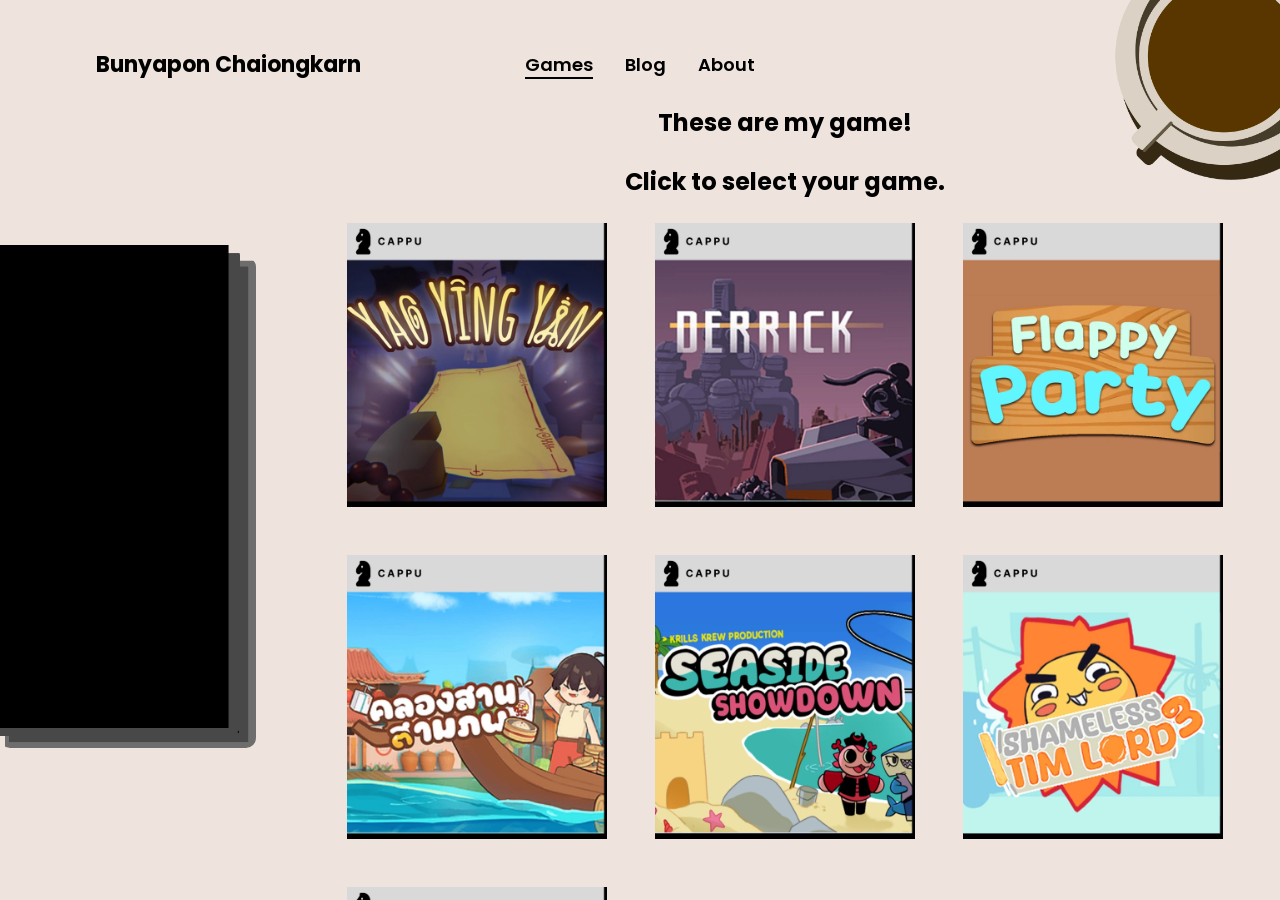
<file: index.html>
<!DOCTYPE html>
<html lang="en">
<head>
  <meta charset="UTF-8">
  <meta name="viewport" content="width=device-width, initial-scale=1.0">
  <title>Games List – Bunyapon Chaiongkarn</title>
  <link rel="preconnect" href="https://fonts.googleapis.com">
  <link rel="preconnect" href="https://fonts.gstatic.com" crossorigin>
  <link href="https://fonts.googleapis.com/css2?family=Poppins:wght@400;500;600;700&display=swap" rel="stylesheet">
  <link rel="stylesheet" href="style.css">
</head>
<body>

  <div class="page">

    <img class="coffee-decor" src="Assets/Coffee.webp" alt="" aria-hidden="true">

    <header class="topbar">
      <p class="brand" href="index.html">Bunyapon Chaiongkarn</p>
      <nav class="nav">
        <a href="index.html" id="navGames" aria-current="page">Games</a>
        <a href="blog.html">Blog</a>
        <a href="about.html">About</a>
      </nav>
    </header>

    <main class="games-layout page-content">

      <!-- The ps-cd `src` here is only the fallback shown before any card is
           clicked; script.js swaps in the clicked game's own disc art. The
           three case images are decorative (aria-hidden), but #navBack is a
           real control, so it isn't — it just sits inside .case-stack for
           positioning. -->
      <div class="case-stack" id="caseStack">
        <img class="ps-bottom" src="Assets/PS_Bottom.webp" alt="" aria-hidden="true">
        <img class="ps-cd" src="Assets/PS_CD.webp" alt="" aria-hidden="true">
        <img class="ps-top" src="Assets/PS_Top.webp" alt="" aria-hidden="true">
        <a class="case-back-link" id="navBack" href="index.html">
          <svg class="case-back-icon" viewBox="0 0 24 24" aria-hidden="true" focusable="false">
            <path d="M15 4l-8 8 8 8" fill="none" stroke="currentColor" stroke-width="2.5" stroke-linecap="round" stroke-linejoin="round"/>
          </svg>
          Back to select page
        </a>
      </div>

      <!-- Only one of .games-grid-wrap / .game-detail is in the layout at a
           time (the other carries `hidden`); script.js does the swap. Each
           card's data-game key is what looks its details up in GAMES at the
           top of script.js. -->
      <div class="games-stage" id="gamesStage">

        <div class="games-grid-wrap" id="gridView">
          <p class="games-prompt">These are my game!</p>
          <p class="games-prompt">Click to select your game.</p>
          <div class="games-grid">
            <a class="game-card" data-game="yao-ying-yan" href="#">
              <img src="Assets/CD_Case/CDCase_YaoYingYan.webp" alt="Yao Ying Yan">
            </a>
            <a class="game-card" data-game="derrick" href="#">
              <img src="Assets/CD_Case/CDCase_Derrick.webp" alt="Derrick">
            </a>
            <a class="game-card" data-game="flappy" href="#">
              <img src="Assets/CD_Case/CDCase_Flappy.webp" alt="Flappy">
            </a>
            <a class="game-card" data-game="khlong-san" href="#">
              <img src="Assets/CD_Case/CDCase_KhlongSan.webp" alt="Khlong San">
            </a>
            <a class="game-card" data-game="seaside" href="#">
              <img src="Assets/CD_Case/CDCase_Seaside.webp" alt="Seaside">
            </a>
            <a class="game-card" data-game="sil-3" href="#">
              <img src="Assets/CD_Case/CDCase_SIL3.webp" alt="SIL 3">
            </a>
            <a class="game-card" data-game="summer-break" href="#">
              <img src="Assets/CD_Case/CDCase_SummerBreak.webp" alt="Summer Break">
            </a>
          </div>
        </div>

        <div class="game-detail" id="detailView" hidden inert>
          <div class="detail-info">
            <h2 class="detail-title">Yao Ying Yan</h2>
            <p class="detail-date">October 2025</p>
            <p class="detail-desc">An arcade shooter game that player draw symbols on a Post-it and use it as a talisman to fight ghosts.</p>

            <dl class="detail-meta">
              <div class="meta-row"><dt>Main Role :</dt><dd data-field="mainRole">Programmer</dd></div>
              <div class="meta-row"><dt>Team Size :</dt><dd data-field="teamSize">15 People</dd></div>
              <div class="meta-row"><dt>Time Period :</dt><dd data-field="timePeriod">1 Week (Game Jam)</dd></div>
              <div class="meta-row"><dt>Tools :</dt><dd data-field="tools">Unity Engine</dd></div>
            </dl>

            <div class="detail-actions">
              <a class="icon-link" href="#" aria-label="itch.io" target="_blank" rel="noopener noreferrer">
                <img src="Assets/Icon/itch-io_iconl.svg" alt="">
              </a>
              <a class="icon-link" href="#" aria-label="YouTube" target="_blank" rel="noopener noreferrer">
                <img src="Assets/Icon/youtube_icon.svg" alt="">
              </a>
              <a class="btn-learn-more" href="#">Learn More</a>
            </div>
          </div>

          <div class="detail-screens">
            <img src="Assets/Screens/YYY_Image1.webp" alt="Yao Ying Yan gameplay screenshot 1">
            <img src="Assets/Screens/YYY_Image2.webp" alt="Yao Ying Yan gameplay screenshot 2">
            <img src="Assets/Screens/YYY_Image3.webp" alt="Yao Ying Yan gameplay screenshot 3">
          </div>
        </div>

      </div>

    </main>

  </div>

  <script src="pagefade.js" defer></script>
  <script src="script.js" defer></script>
</body>
</html>
</file>
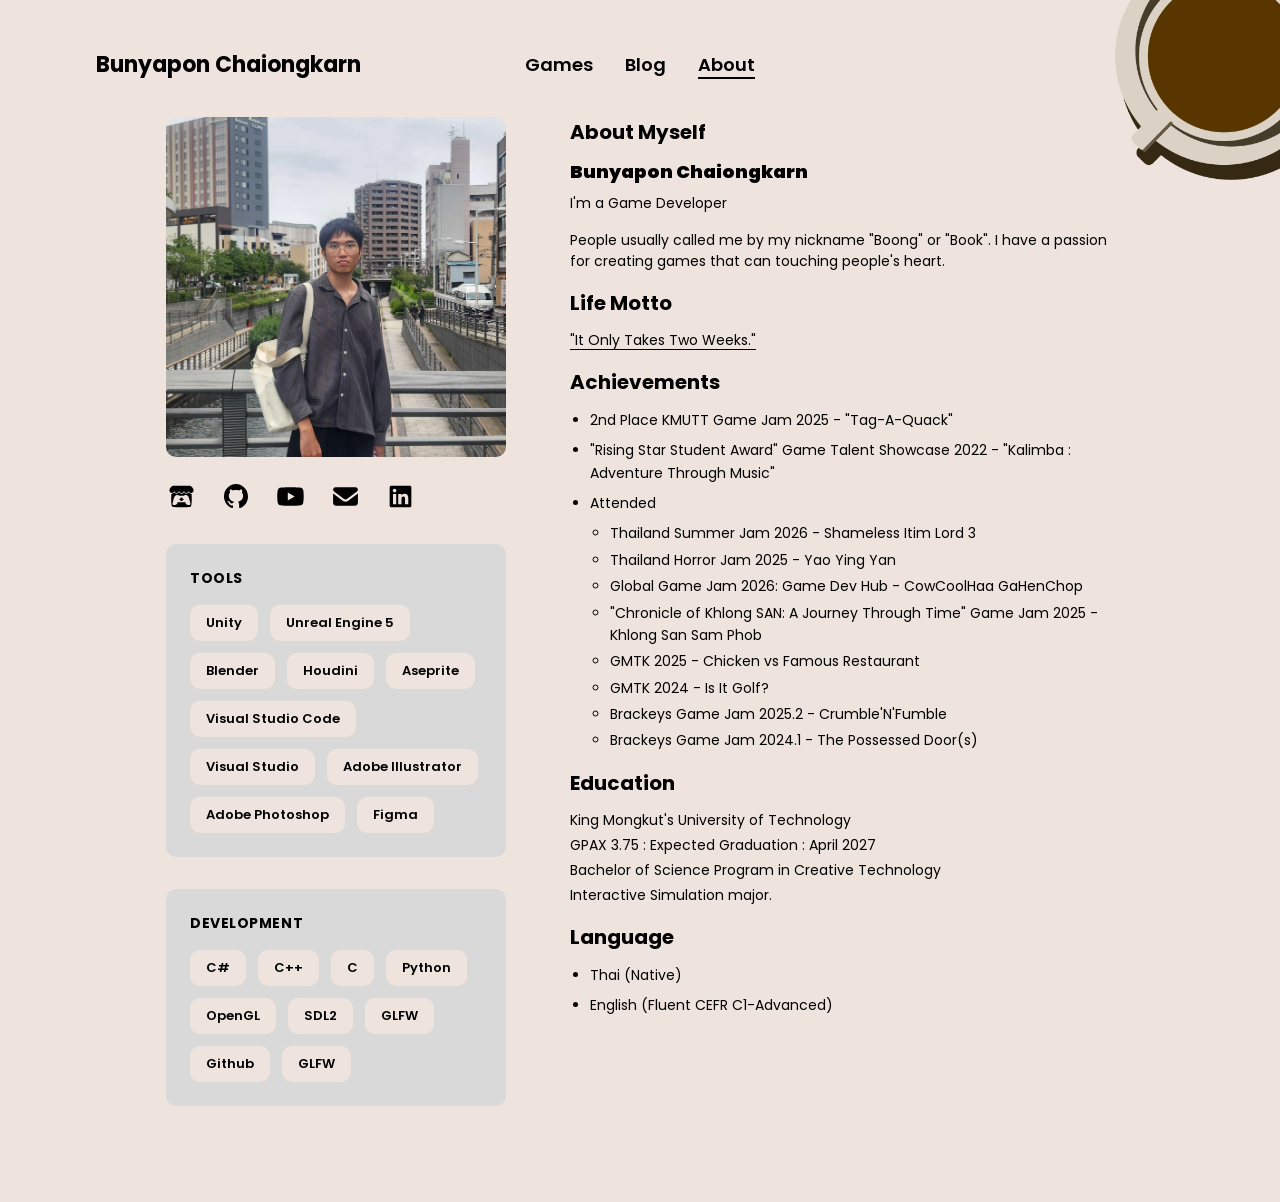
<file: about.html>
<!DOCTYPE html>
<html lang="en">
<head>
  <meta charset="UTF-8">
  <meta name="viewport" content="width=device-width, initial-scale=1.0">
  <title>About – Bunyapon Chaiongkarn</title>
  <link rel="preconnect" href="https://fonts.googleapis.com">
  <link rel="preconnect" href="https://fonts.gstatic.com" crossorigin>
  <link href="https://fonts.googleapis.com/css2?family=Poppins:wght@400;500;600;700&display=swap" rel="stylesheet">
  <link rel="stylesheet" href="style.css">
</head>
<body>

  <!-- page-scroll turns off the Games page's height cap (see style.css) so
       this page scrolls normally however long it gets. -->
  <div class="page page-scroll">

    <img class="coffee-decor" src="Assets/Coffee.webp" alt="" aria-hidden="true">

    <header class="topbar">
      <p class="brand" href="index.html">Bunyapon Chaiongkarn</p>
      <nav class="nav">
        <a href="index.html">Games</a>
        <a href="blog.html">Blog</a>
        <a href="about.html" aria-current="page">About</a>
      </nav>
    </header>

    <main class="about-layout page-content">

      <!-- Left column: photo, social row, then the two skill boxes. The
           social icons reuse .icon-link from the game-detail view so they
           match its size and hover behaviour. -->
      <div class="about-side">
        <img class="about-photo" src="Assets/Profile_Picture.webp" alt="Bunyapon Chaiongkarn">

        <div class="about-social">
          <a class="icon-link" href="https://elcappu.itch.io/" aria-label="itch.io" target="_blank" rel="noopener noreferrer">
            <img src="Assets/Icon/itch-io_iconl.svg" alt="">
          </a>
          <a class="icon-link" href="https://github.com/ElCappucino/" aria-label="GitHub" target="_blank" rel="noopener noreferrer">
            <img src="Assets/Icon/github_icon.svg" alt="">
          </a>
          <a class="icon-link" href="https://www.youtube.com/@bunyaponchaiongkarn8258" aria-label="YouTube" target="_blank" rel="noopener noreferrer">
            <img src="Assets/Icon/youtube_icon.svg" alt="">
          </a>
          <a class="icon-link" href="mailto:bunyapon.chai@gmail.com" aria-label="Email">
            <img src="Assets/Icon/mail_icon.svg" alt="">
          </a>
          <a class="icon-link" href="https://www.linkedin.com/in/bunyapon-chaiongkarn-63207a315/" aria-label="LinkedIn" target="_blank" rel="noopener noreferrer">
            <img src="Assets/Icon/linkedin_icon.svg" alt="">
          </a>
        </div>

        <div class="about-box">
          <h2 class="about-box-title">TOOLS</h2>
          <ul class="tag-list">
            <li>Unity</li>
            <li>Unreal Engine 5</li>
            <li>Blender</li>
            <li>Houdini</li>
            <li>Aseprite</li>
            <li>Visual Studio Code</li>
            <li>Visual Studio</li>
            <li>Adobe Illustrator</li>
            <li>Adobe Photoshop</li>
            <li>Figma</li>
          </ul>
        </div>

        <div class="about-box">
          <h2 class="about-box-title">DEVELOPMENT</h2>
          <ul class="tag-list">
            <li>C#</li>
            <li>C++</li>
            <li>C</li>
            <li>Python</li>
            <li>OpenGL</li>
            <li>SDL2</li>
            <li>GLFW</li>
            <li>Github</li>
            <li>GLFW</li>
          </ul>
        </div>
      </div>

      <!-- Right column: the five stacked bio sections. -->
      <div class="about-bio">

        <section class="about-section">
          <h2 class="about-section-title">About Myself</h2>
          <p class="about-name">Bunyapon Chaiongkarn</p>
          <p class="about-role">I'm a Game Developer</p>
          <p class="about-bio-text">People usually called me by my nickname "Boong" or "Book". I have a passion for creating games that can touching people's heart.</p>
        </section>

        <section class="about-section">
          <h2 class="about-section-title">Life Motto</h2>
          <p class="about-motto">
            <a href="https://youtu.be/sZ60bY2pJfo?si=ZJMq-HFos80vLDfQ" target="_blank" rel="noopener noreferrer">"It Only Takes Two Weeks."</a>
          </p>
        </section>

        <section class="about-section">
          <h2 class="about-section-title">Achievements</h2>
          <ul class="about-list">
            <li>2nd Place KMUTT Game Jam 2025 - "Tag-A-Quack"</li>
            <li>"Rising Star Student Award" Game Talent Showcase 2022 - "Kalimba : Adventure Through Music"</li>
            <li>
              Attended
              <ul class="about-sublist">
                <li>Thailand Summer Jam 2026 - Shameless Itim Lord 3</li>
                <li>Thailand Horror Jam 2025 - Yao Ying Yan</li>
                <li>Global Game Jam 2026: Game Dev Hub - CowCoolHaa GaHenChop</li>
                <li>"Chronicle of Khlong SAN: A Journey Through Time" Game Jam 2025 - Khlong San Sam Phob</li>
                <li>GMTK 2025 - Chicken vs Famous Restaurant</li>
                <li>GMTK 2024 - Is It Golf?</li>
                <li>Brackeys Game Jam 2025.2 - Crumble'N'Fumble</li>
                <li>Brackeys Game Jam 2024.1 - The Possessed Door(s)</li>
              </ul>
            </li>
          </ul>
        </section>

        <section class="about-section">
          <h2 class="about-section-title">Education</h2>
          <p class="about-text">King Mongkut's University of Technology</p>
          <p class="about-text">GPAX 3.75 : Expected Graduation : April 2027</p>
          <p class="about-text">Bachelor of Science Program in Creative Technology</p>
          <p class="about-text">Interactive Simulation major.</p>
        </section>

        <section class="about-section">
          <h2 class="about-section-title">Language</h2>
          <ul class="about-list">
            <li>Thai (Native)</li>
            <li>English (Fluent CEFR C1-Advanced)</li>
          </ul>
        </section>

      </div>

    </main>

  </div>

  <script src="pagefade.js" defer></script>
</body>
</html>
</file>
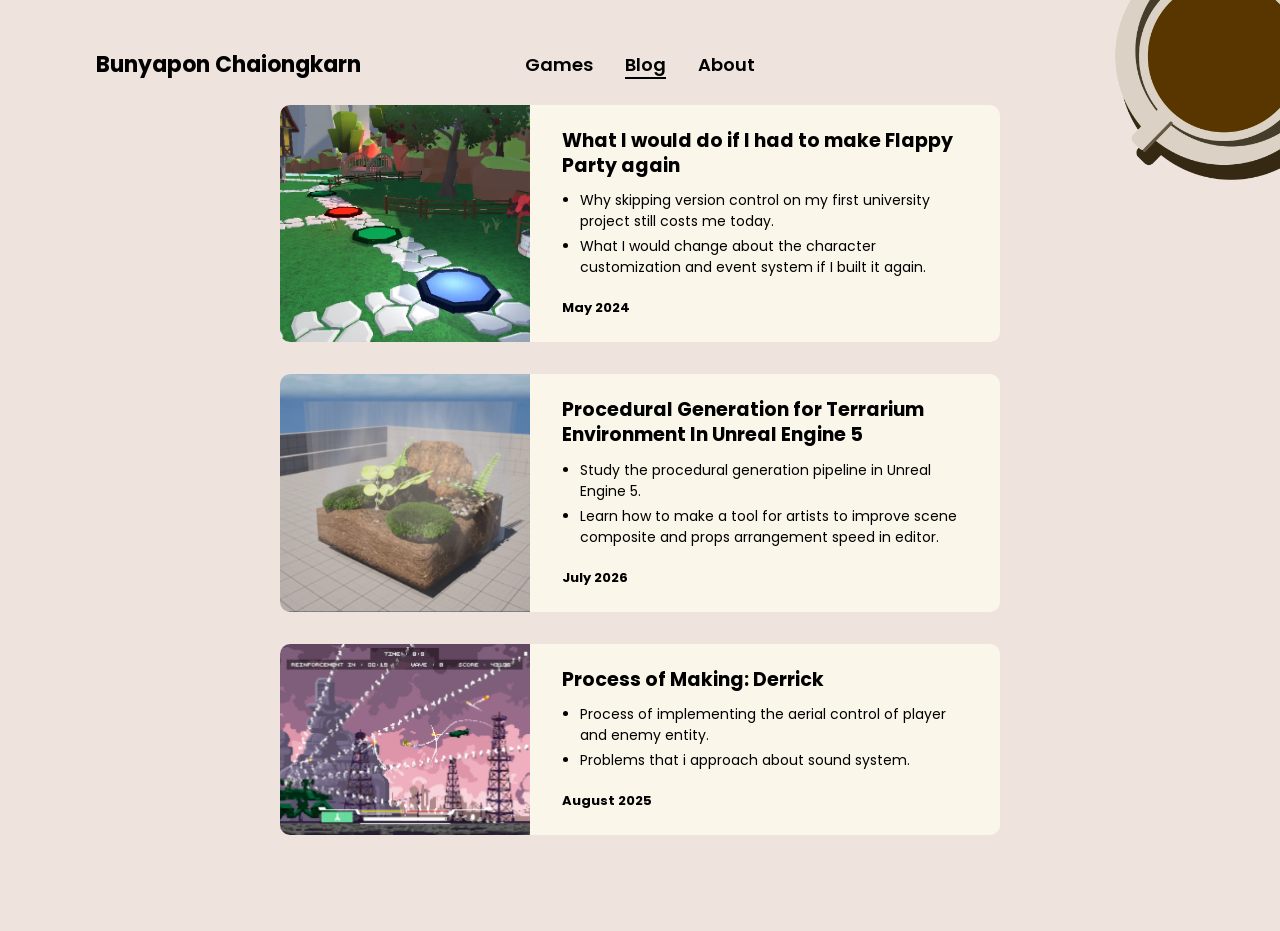
<file: blog.html>
<!DOCTYPE html>
<html lang="en">
<head>
  <meta charset="UTF-8">
  <meta name="viewport" content="width=device-width, initial-scale=1.0">
  <title>Blog – Bunyapon Chaiongkarn</title>
  <link rel="preconnect" href="https://fonts.googleapis.com">
  <link rel="preconnect" href="https://fonts.gstatic.com" crossorigin>
  <link href="https://fonts.googleapis.com/css2?family=Poppins:wght@400;500;600;700&display=swap" rel="stylesheet">
  <link rel="stylesheet" href="style.css">
</head>
<body>

  <!-- page-scroll turns off the Games page's height cap (see style.css) so
       the list can grow past one screen. -->
  <div class="page page-scroll">

    <img class="coffee-decor" src="Assets/Coffee.webp" alt="" aria-hidden="true">

    <header class="topbar">
      <p class="brand" href="index.html">Bunyapon Chaiongkarn</p>
      <nav class="nav">
        <a href="index.html">Games</a>
        <a href="blog.html" aria-current="page">Blog</a>
        <a href="about.html">About</a>
      </nav>
    </header>

    <main class="blog-layout page-content">
      <!-- Filled in by blog.js from POSTS in posts.js — add a post there and
           its card appears here on its own. -->
      <div class="blog-list" id="blogList"></div>
    </main>

  </div>

  <script src="pagefade.js" defer></script>
  <script src="posts.js" defer></script>
  <script src="blog.js" defer></script>
</body>
</html>
</file>
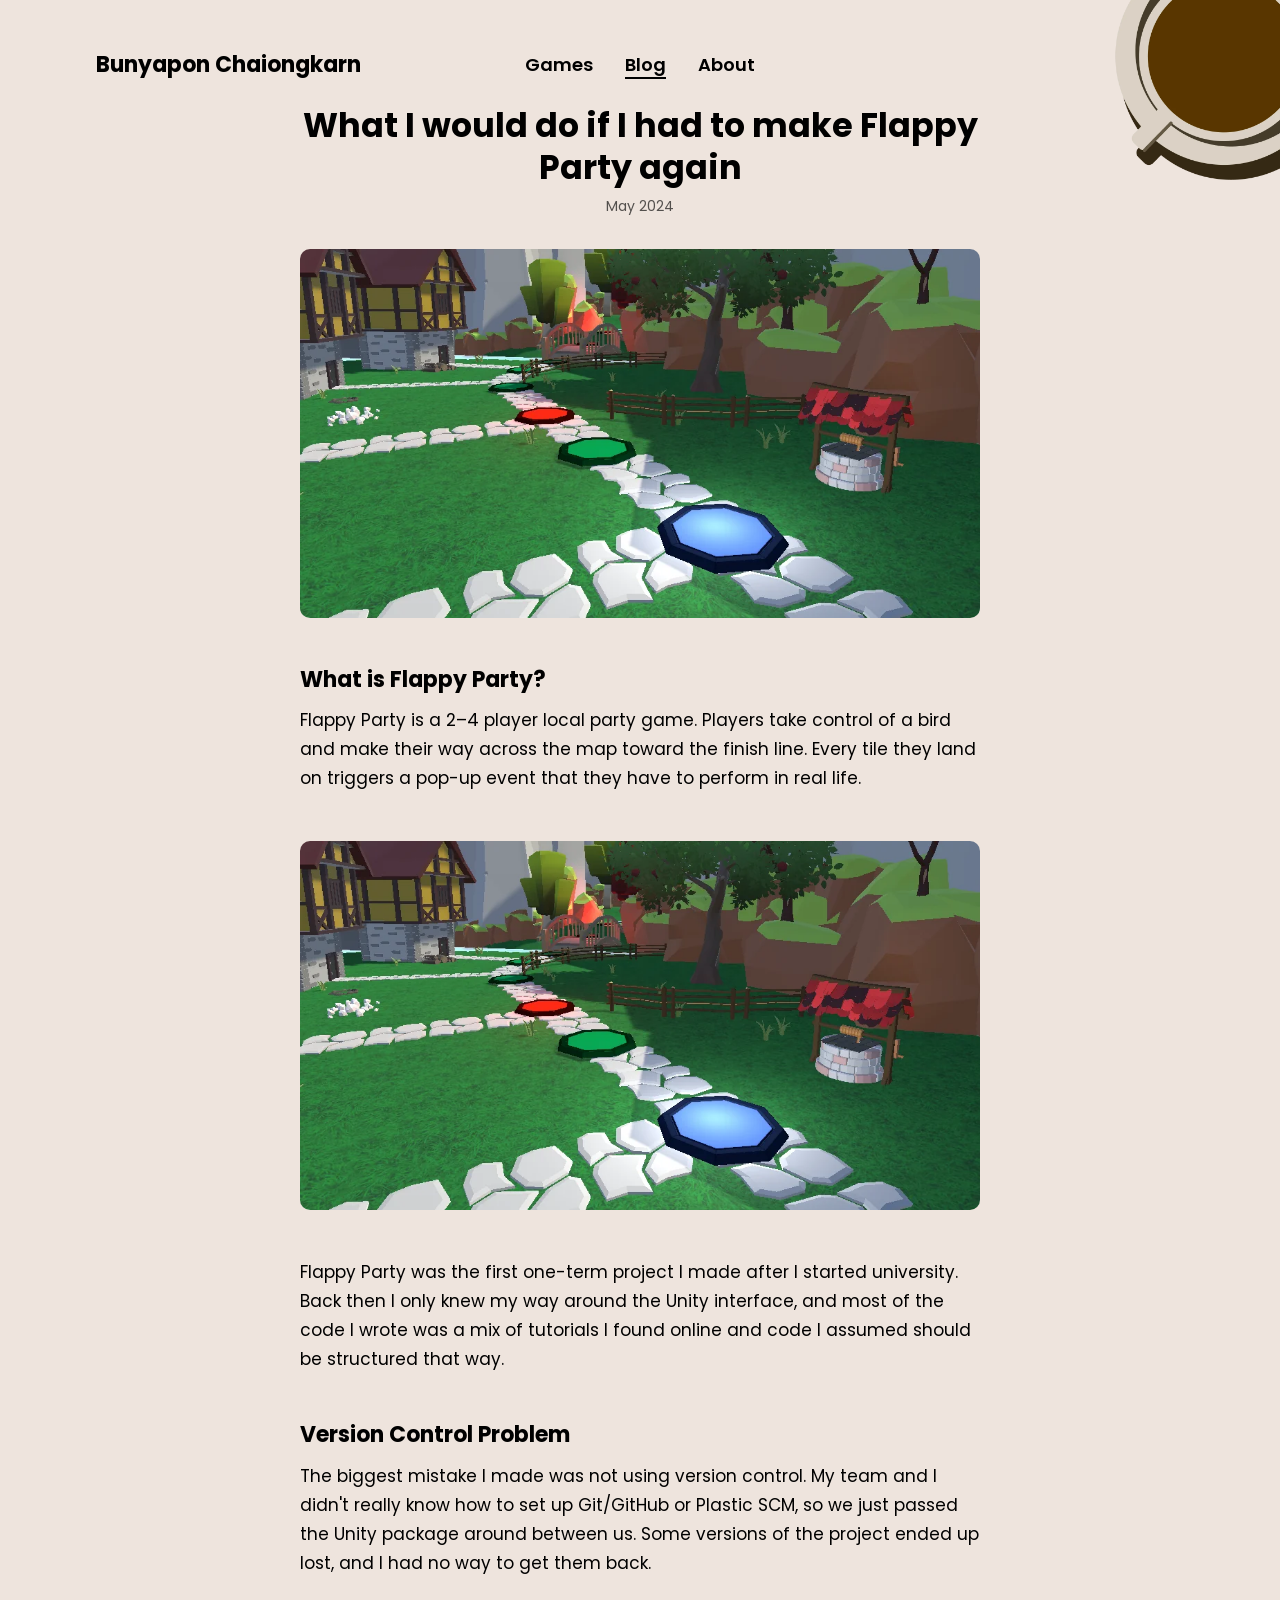
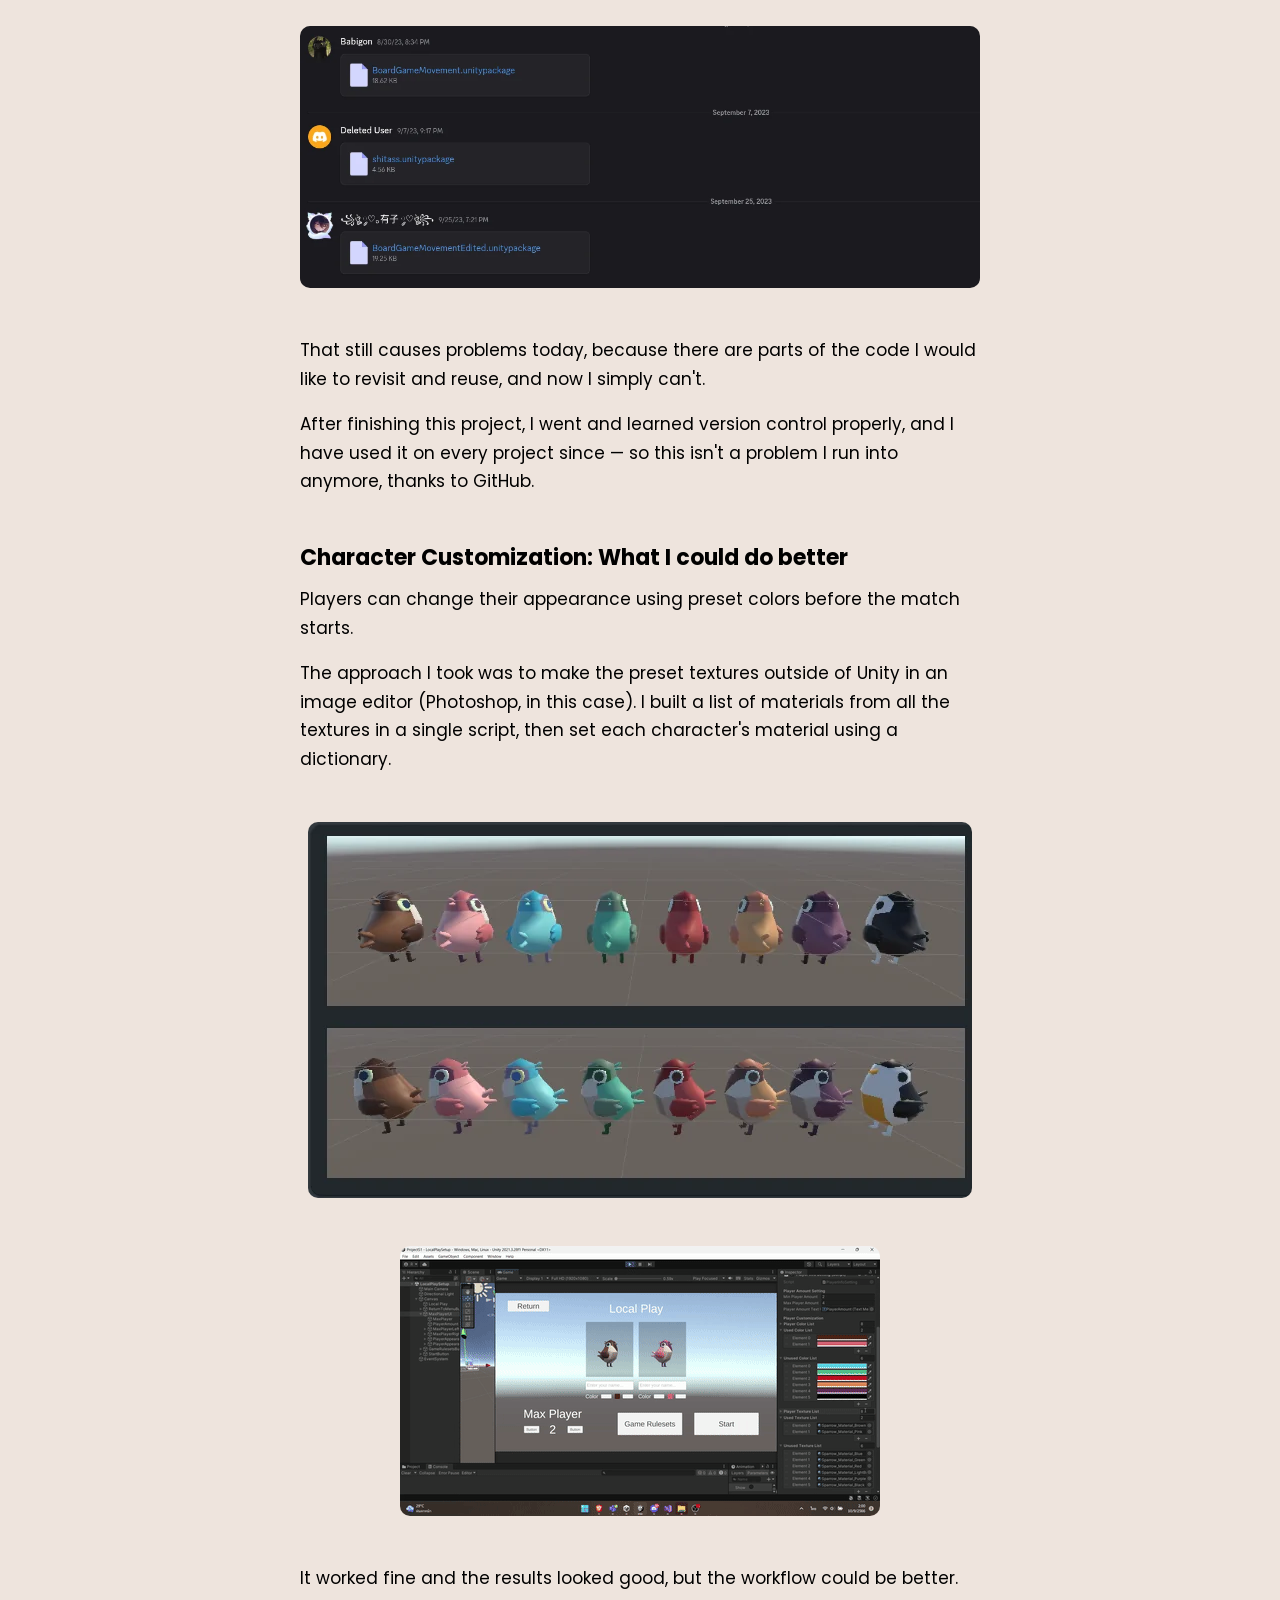
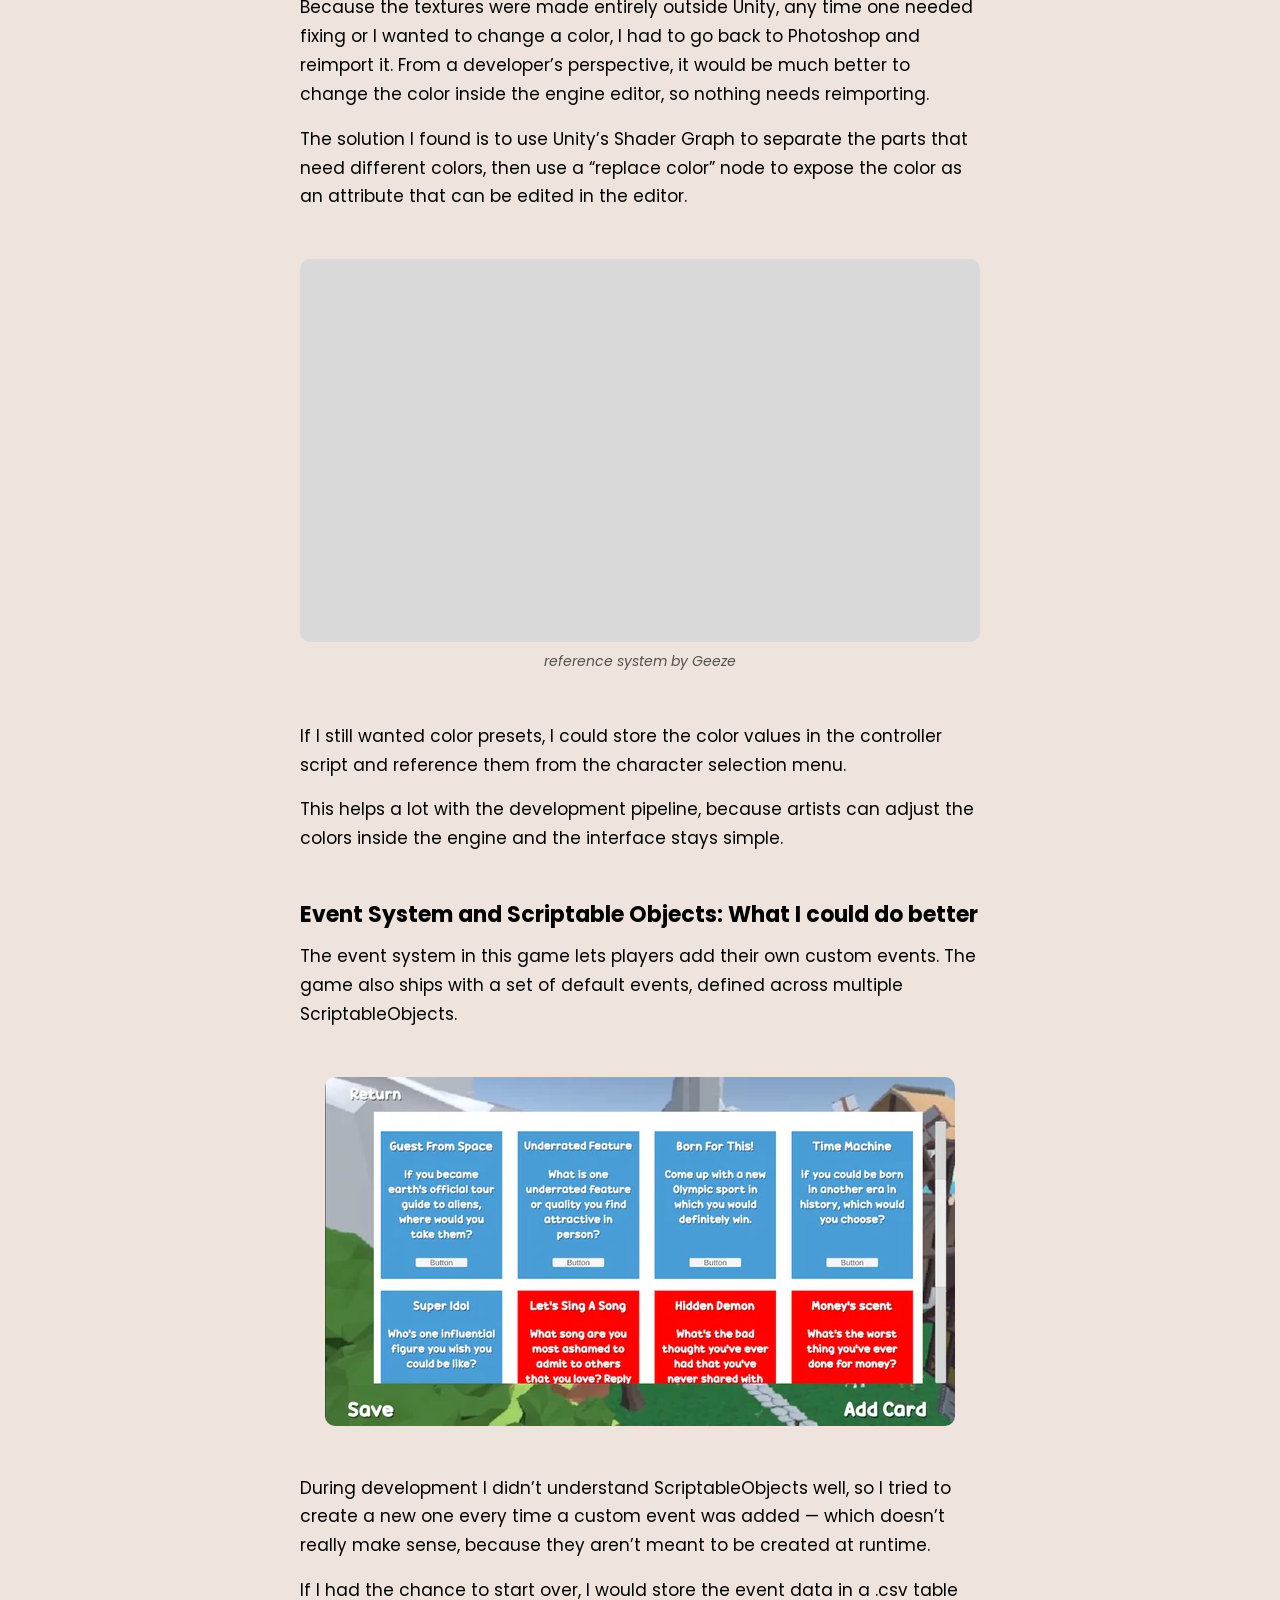
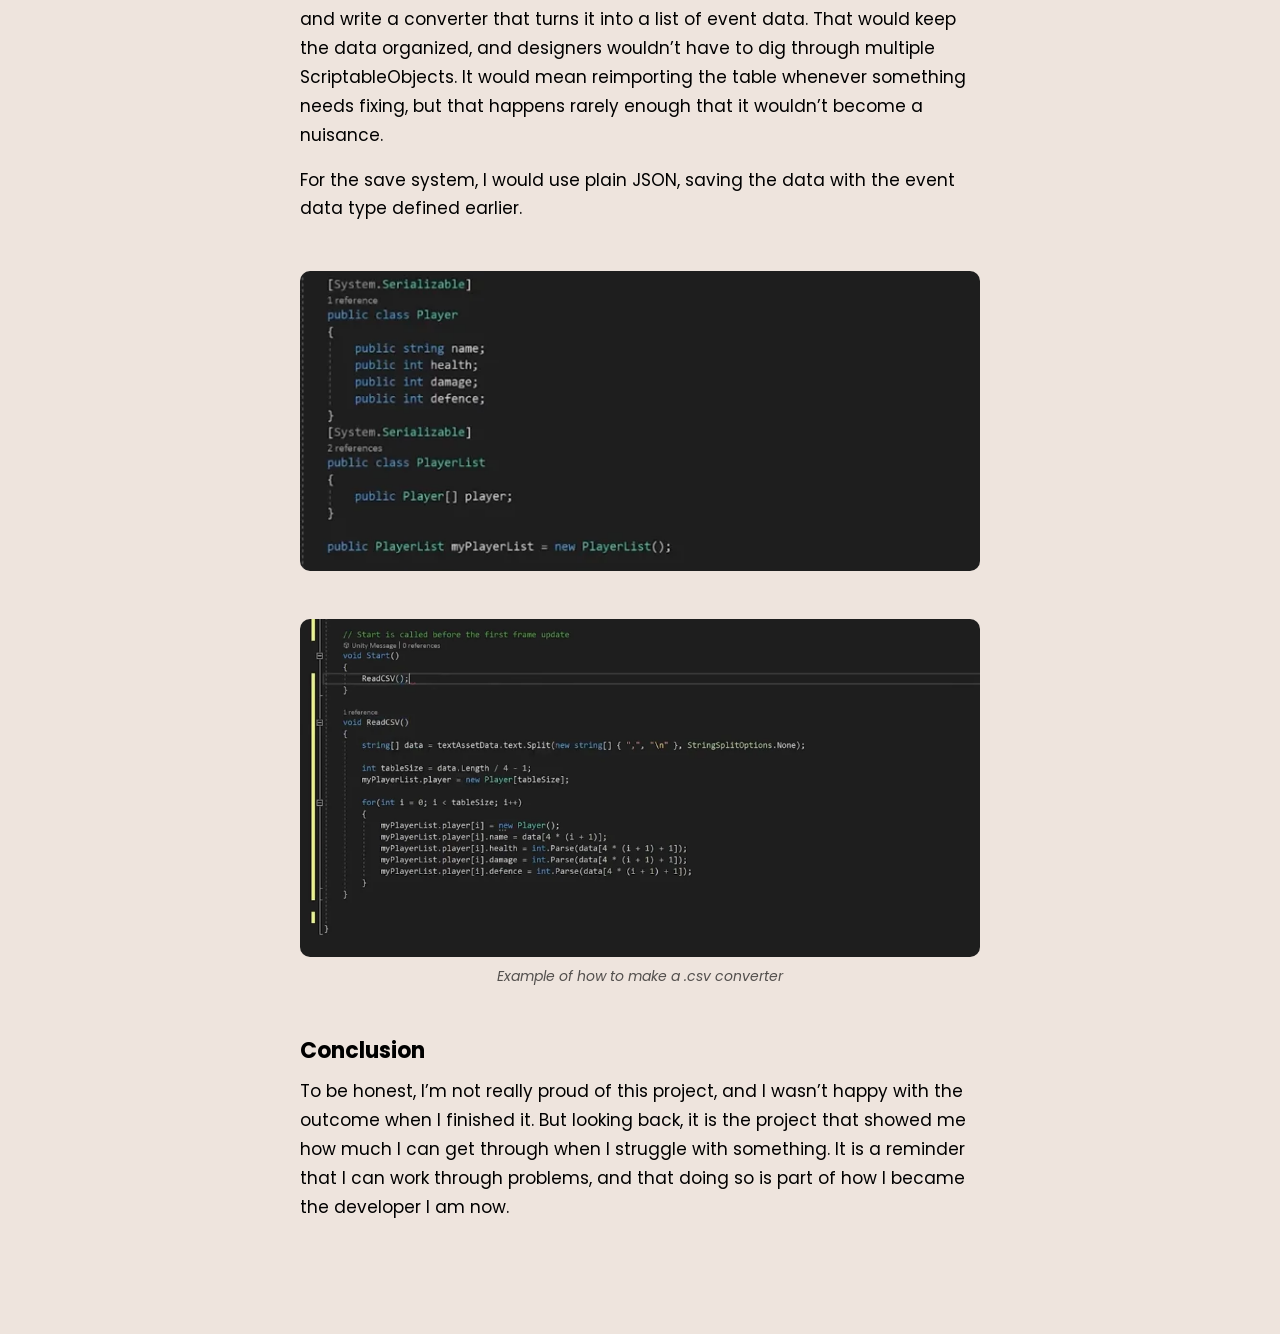
<file: post.html>
<!DOCTYPE html>
<html lang="en">
<head>
  <meta charset="UTF-8">
  <meta name="viewport" content="width=device-width, initial-scale=1.0">
  <!-- blog.js replaces this with the post's own title -->
  <title>Blog – Bunyapon Chaiongkarn</title>
  <link rel="preconnect" href="https://fonts.googleapis.com">
  <link rel="preconnect" href="https://fonts.gstatic.com" crossorigin>
  <link href="https://fonts.googleapis.com/css2?family=Poppins:wght@400;500;600;700&display=swap" rel="stylesheet">
  <link rel="stylesheet" href="style.css">
</head>
<body>

  <!-- One page serves every post: which one it shows comes from the address
       (post.html?post=derrick) and the content itself lives in posts.js, so
       writing a post never means touching this file. -->
  <div class="page page-scroll">

    <img class="coffee-decor" src="Assets/Coffee.webp" alt="" aria-hidden="true">

    <header class="topbar">
      <p class="brand" href="index.html">Bunyapon Chaiongkarn</p>
      <nav class="nav">
        <a href="index.html">Games</a>
        <a href="blog.html" aria-current="page">Blog</a>
        <a href="about.html">About</a>
      </nav>
    </header>

    <main class="post-layout page-content">
      <article class="post">
        <h1 class="post-title" id="postTitle"></h1>
        <p class="post-date" id="postDate"></p>
        <img class="post-cover" id="postCover" src="" alt="">
        <div class="post-body" id="postBody"></div>
      </article>
    </main>

  </div>

  <script src="pagefade.js" defer></script>
  <script src="posts.js" defer></script>
  <script src="blog.js" defer></script>
</body>
</html>
</file>
<file: style.css>
/* =========================================================
   Tokens — see DESIGN.md §2
   ========================================================= */
:root {
  --color-bg:        #EEE4DD;
  --color-surface:   #D9D9D9;
  --color-text:      #000000;
  --color-primary:   #583600;
  --color-accent:    #583600;

  --space-1: 4px;
  --space-2: 8px;
  --space-3: 12px;
  --space-4: 16px;
  --space-5: 24px;
  --space-6: 32px;
  --space-7: 48px;
  --space-8: 64px;
  --space-9: 96px;

  --radius-card: 10px;
  --radius-full: 9999px;

  --max-content-width: 1600px;
}

/* =========================================================
   Base
   ========================================================= */
* {
  box-sizing: border-box;
}

body {
  margin: 0;
  background: var(--color-bg);
  color: var(--color-text);
  font-family: "Poppins", sans-serif;
}

a {
  color: inherit;
  text-decoration: none;
}

img {
  max-width: 100%;
}

.page {
  position: relative;
  overflow-x: hidden; /* lets the coffee cup bleed off the browser edge without
                          a horizontal scrollbar */
  height: 100vh; /* a hard cap, NOT min-height: .games-layout below shrinks against
                    it so the case-stack centres at the same height in both the grid
                    and detail views. Ordinary scrolling pages opt out with
                    .page-scroll. */
  display: flex;
  flex-direction: column;
}

/* =========================================================
   Decorative coffee cup — bleeds off the top-right corner
   ========================================================= */
.coffee-decor {
  position: absolute;
  top: -64px;
  right: -64px;
  width: 240px;
  height: auto;
  pointer-events: none;
  z-index: 0;
}

/* =========================================================
   Top bar — brand name + nav, plain text
   ========================================================= */
.topbar {
  position: relative;
  z-index: 1;
  display: grid;
  grid-template-columns: 1fr auto 1fr;
  align-items: center;
  gap: var(--space-4);
  max-width: var(--max-content-width); /* stops the nav drifting away from the
                                          brand on very wide monitors */
  margin: 0; /* left-aligned, not centred */
  padding: var(--space-7) var(--space-9) var(--space-5);
}

.brand {
  grid-column: 1;
  justify-self: start;
  margin: 0;
  font-size: 22px;
  font-weight: 700;
}

.nav {
  grid-column: 2;
  justify-self: center;
  display: flex;
  gap: var(--space-6);
}

.nav a {
  font-size: 18px;
  font-weight: 600;
}

.nav a[aria-current="page"] {
  text-decoration: underline;
  text-underline-offset: 6px;
  text-decoration-thickness: 2px;
}

/* =========================================================
   Games section — case-stack placeholder + card grid
   ========================================================= */
.games-layout {
  position: relative;
  z-index: 1;
  display: flex;
  align-items: center; /* centres the case-stack in the space below the navbar */
  flex: 1 1 auto;
  min-height: 0; /* lets this box shrink back to the remaining viewport height
                    rather than growing to fit whichever view is taller — that
                    difference is what made the case-stack jump between views */
  overflow-y: auto; /* so a taller view (the grid) scrolls inside this box
                       instead of being clipped by the shrink above */
  scrollbar-gutter: stable; /* reserve the scrollbar's width either way, so
                               views of different heights don't shift sideways */
  gap: var(--space-7);
  /* No right/bottom padding: the grid needs to reach the true right edge to
     centre against it, and padding on one side only would skew the vertical
     midpoint. Left padding stays for .case-stack's negative margin to cancel. */
  padding: 0 0 0 var(--space-9);

  /* Shared with .case-stack and .detail-screens so .detail-info's width can be
     computed from them — see there. The disc is sized as a % of the case
     (.ps-cd below), so the case and disc always scale together as one object:
     their ratio is the same at every window width. Nothing below should ever
     resize the disc on its own. */
  --case-w: clamp(180px, 20vw, 300px);
  --screens-w: clamp(210px, 23vw, 340px);
  /* How far the open CD reaches past the case's left edge, as a multiple of the
     case's width (its own width % + left %). */
  --cd-reach: 1.99;
}

/* --- left placeholder stack: PS_Bottom + PS_Top, small offset --- */
.case-stack {
  position: relative;
  z-index: 1;
  /* One size for both views — opening a card only slides the CD out, the box
     itself never changes size. clamp() lets it scale with the viewport. */
  width: var(--case-w);
  aspect-ratio: 172 / 330;
  flex-shrink: 0;
  /* Sits flush against the true page edge, so pull it back out of
     .games-layout's left padding. */
  margin-left: calc(-1 * var(--space-9));
  border-radius: var(--radius-card);
}

.case-stack img {
  position: absolute;
  inset: 0;
  width: 100%;
  height: 100%;
  /* fill, not cover: PS_Top/PS_Bottom are near-square, and cover would crop
     away their own border edge — which is what gives the stack its fanned
     look. The border is a flat colour, so stretching doesn't read as
     distortion. */
  object-fit: fill;
  border-radius: var(--radius-card);
}

/* "Back to select page" — anchored to .case-stack's own top edge
   (bottom: 100%), so it tracks the case at any viewport size. Shown only once
   the case is open, via .is-open (toggled in script.js). display: none rather
   than opacity also keeps it out of the tab order while the grid is showing. */
.case-back-link {
  display: none;
  position: absolute;
  z-index: 4; /* above .ps-top's z-index: 3, though the two never overlap */
  left: 0;
  bottom: 100%;
  margin-bottom: var(--space-3);
  align-items: center;
  gap: var(--space-2);
  color: var(--color-text);
  font-size: clamp(14px, 1.2vw, 18px);
  font-weight: 700;
  white-space: nowrap;
}

.case-stack.is-open .case-back-link {
  display: inline-flex;
}

.case-back-icon {
  width: clamp(14px, 1.2vw, 18px);
  height: clamp(14px, 1.2vw, 18px);
  flex-shrink: 0;
}

/* Fixed layer order: ps-top in front, ps-cd in the middle, ps-bottom behind.
   Only ps-cd's horizontal position animates; the stacking never changes. */
.case-stack .ps-bottom {
  z-index: 1;
}

.case-stack .ps-cd {
  z-index: 2;
}

.case-stack .ps-top {
  z-index: 3;
  transform: translate(-16px, -12px);
}

/* --- the CD: slides out from behind the case in .case-stack.is-open, staying
   the middle layer throughout, so it reads as sliding OUT rather than popping
   in front. PS_CD.png is a circle on a squarish canvas with transparent
   padding, so object-fit: cover on a 1:1 box crops down to the disc itself.
   Its diameter is close to the case's HEIGHT, so it's far wider than the
   (narrow, portrait) case. `left` drives the slide — a % of the case, which
   is what we're positioning against, rather than translateX's % of the disc. */
.case-stack .ps-cd {
  position: absolute;
  left: -183%; /* closed: fully off the case's left edge, nothing peeking */
  top: 50%;
  width: 177%; /* diameter ~= a little less than the case's height */
  max-width: none; /* the global `img { max-width: 100% }` would otherwise cap
                      this back down to the case's own width */
  height: auto; /* hands the vertical size back to aspect-ratio — with
                   .case-stack img's height: 100% the box would take the case's
                   full height and border-radius: 50% would draw an ellipse */
  aspect-ratio: 1 / 1;
  object-fit: cover;
  object-position: top;
  border-radius: 50%;
  transform: translateY(-50%);
  transition: left 0.6s ease;
}

.case-stack.is-open .ps-cd {
  /* A big peek, but still short of .games-stage, so it never reaches into
     the detail text. */
  left: 22%;
}

/* Slow continuous spin, like a record turning. translateY(-50%) has to be
   repeated in the keyframes: once an animation targets `transform`, its
   keyframes are the only source of that property while it runs, so leaving it
   out would drop the disc out of vertical centre. Off entirely for anyone
   who's asked their OS to limit motion. */
@media (prefers-reduced-motion: no-preference) {
  .case-stack .ps-cd {
    animation: cd-spin 12s linear infinite;
  }
}

@keyframes cd-spin {
  from {
    transform: translateY(-50%) rotate(0deg);
  }
  to {
    transform: translateY(-50%) rotate(360deg);
  }
}

/* --- game card grid / game detail ---
   Only one of .games-grid-wrap / .game-detail is in the layout at a time (the
   other carries `hidden`), so each sizes and aligns itself independently: the
   grid stays pinned under the navbar, the detail panel centres on the
   remaining height. Switching is a fade on .games-stage, timed in script.js. */
.games-stage {
  position: relative;
  z-index: 2; /* above .case-stack, so the detail text stays legible where the
                 two overlap */
  flex: 1;
  align-self: flex-start; /* grid view: top-aligned under the navbar */
  min-width: 0;
  opacity: 1;
  transition: opacity 0.25s ease;
}

.games-stage.is-detail {
  /* Detail view: centered in the remaining viewport height, the same way
     .case-stack is. Auto margins rather than align-self: center, because
     when the panel is taller than the window (screenshots stacked under the
     text, ≤1150px), plain centering pushes the top of it — the title —
     above the scroll area where it can't be scrolled back to. Auto margins
     centre when there's room and fall back to top-aligned when there isn't. */
  align-self: flex-start;
  margin-block: auto;
}

.games-stage.is-fading {
  opacity: 0;
}

/* Author rules beat the browser's own `[hidden] { display: none }`, so the
   display values below would keep a "hidden" panel visible. Restating it here
   on the ids is what lets script.js's hidden toggling actually take a panel
   out of the layout. */
#gridView[hidden],
#detailView[hidden] {
  display: none;
}

.games-grid-wrap {
  display: flex;
  flex-direction: column;
  align-items: center;
  min-width: 0;
}

.games-prompt {
  margin: 0 0 var(--space-5) 0;
  font-size: 24px;
  font-weight: 700;
  text-align: center;
}

.game-card {
  cursor: pointer;
  display: block;
  /* cubic-bezier(0.34, 1.56, 0.64, 1) is the usual CSS stand-in for spring
     physics: the 1.56 overshoots past the hover transform before settling
     back, which is the bounce. The shadow just fades, on its own curve. */
  transition: transform 0.5s cubic-bezier(0.34, 1.56, 0.64, 1), box-shadow 0.15s ease;
}

.game-card:hover {
  transform: translateY(-10px) rotate(6deg);
  box-shadow: 0 16px 16px rgba(0, 0, 0, 0.5);
}

.games-grid {
  display: grid;
  grid-template-columns: repeat(3, minmax(180px, 260px));
  gap: var(--space-7);
  align-content: start;
}

.game-card img {
  display: block;
  width: 100%;
  height: auto;
}

/* --- game detail panel: info column + a column of stacked screenshots,
   pinned to the true right edge of the page ---
   `width: fit-content` + `margin-left: auto` does the pinning rather than
   `justify-content: space-between`, so that `gap` (text → screenshots) and
   `padding-right` (screenshots → edge) are the only things producing space —
   which is what makes the two visible gaps genuinely equal at any width.
   clamp() lets the text and screenshots scale with the viewport rather than
   staying pixel-locked. */
.game-detail {
  display: flex;
  flex-direction: row;
  align-items: flex-start;
  width: fit-content;
  margin-left: auto;
  gap: var(--space-7);
  /* Same token as the gap above, on purpose — text→screenshots should match
     screenshots→edge. */
  padding-right: var(--space-7);
}

/* Computed rather than just clamped, so the leftover gap between the CD and
   the text comes out equal to the gap between the text and the screenshots.
   Working inward from the right edge: .game-detail's left edge sits at
   100vw minus its own width, and that should land --space-7 past the CD's
   right edge (case width × --cd-reach). clamp() keeps it from going too
   narrow on small viewports and caps the line length at 880px on wide ones;
   past ~1920px the cap wins and the CD-side gap grows instead. */
.detail-info {
  flex: none;
  min-width: 0;
  width: clamp(
    260px,
    calc(100vw - (var(--case-w) * var(--cd-reach)) - var(--screens-w) - (var(--space-7) * 3)),
    880px
  );
}

.detail-title {
  margin: 0 0 var(--space-2);
  font-size: clamp(20px, 2.1vw, 30px);
  font-weight: 700;
}

.detail-date {
  margin: 0 0 var(--space-3);
  font-size: clamp(14px, 1.35vw, 19px);
  font-weight: 700;
}

.detail-desc {
  margin: 0 0 var(--space-4);
  font-size: clamp(14px, 1.35vw, 19px);
  line-height: 1.5;
}

.detail-meta {
  margin: 0 0 var(--space-5);
}

.meta-row {
  display: flex;
  gap: var(--space-1);
  font-size: clamp(13px, 1.25vw, 18px);
  line-height: 1.7;
}

.detail-meta dt,
.detail-meta dd {
  margin: 0;
  font-weight: 400;
}

.detail-meta dt {
  font-weight: 700;
}

.detail-actions {
  display: flex;
  align-items: center;
  gap: var(--space-4);
}

.icon-link {
  display: inline-flex;
  width: clamp(24px, 2.4vw, 36px);
  height: clamp(24px, 2.4vw, 36px);
  flex-shrink: 0;
}

.icon-link img {
  width: 100%;
  height: 100%;
  object-fit: contain;
}

.btn-learn-more {
  display: inline-block;
  background: var(--color-primary);
  color: #fff;
  font-size: clamp(14px, 1.35vw, 19px);
  font-weight: 700;
  padding: clamp(10px, 1.1vw, 15px) clamp(24px, 2.6vw, 38px);
  border-radius: var(--radius-full);
  white-space: nowrap;
}

.detail-screens {
  flex-shrink: 0;
  width: var(--screens-w);
  display: flex;
  flex-direction: column;
  gap: var(--space-3);
}

.detail-screens img {
  display: block;
  width: 100%;
  /* Reserves the slot's height from the box itself rather than the image's
     own intrinsic size (all 21 screenshots are close to 16:9, so the crop
     from object-fit is only ever a sliver). Without this, the instant
     script.js clears or repoints an <img> mid-swap the column would collapse
     and reflow the whole detail panel around it. */
  aspect-ratio: 16 / 9;
  object-fit: cover;
  background: var(--color-surface); /* shows through while a screenshot is
    loading or between swaps, instead of a hole in the layout */
  border-radius: var(--radius-card);
}

/* =========================================================
   Responsive
   ========================================================= */

/* Below ~1150px there's no longer room for case + disc + text + screenshots
   side by side. Rather than shrinking the disc (which breaks its ratio to
   the case), the screenshots move under the description — still a vertical
   stack, just relocated — and that freed-up width goes to keeping the whole
   open disc clear of the text. */
@media (max-width: 1150px) {
  .game-detail {
    flex-direction: column;
    align-items: flex-start;
    width: 100%;
    margin-left: 0;
    /* .games-stage starts right after the case, but the open disc reaches
       (--cd-reach − 1) case-widths further than that. Pad the text out past
       it, so the gap from the disc's edge to the text is the same --space-7
       gap the wide layout above has. */
    padding-left: calc(var(--case-w) * (var(--cd-reach) - 1));
  }

  .detail-info,
  .detail-screens {
    width: min(420px, 100%);
  }

  /* With the screenshots underneath, the panel is much taller than the
     case, so centring it the way the wide layout does would leave the title
     floating up by the navbar, well above the case. Instead give the panel a
     box exactly the case's height and centre THAT, the same way .case-stack
     is centred — so the two tops line up — and let the rest of the panel
     (the screenshots) run on below it and scroll. */
  .games-stage.is-detail {
    align-self: center;
    margin-block: 0;
    height: calc(var(--case-w) * 330 / 172); /* .case-stack's aspect-ratio */
    /* Box tops alone still leave the title's letters a little low: the
       black front of the case (.ps-top) is lifted 12px above the case box by
       its translate, and the title's line box has ~6px of space above its
       capitals. Nudge up by both, so the letters themselves line up with
       the black edge. */
    top: calc(-12px - 6px);
  }

  .game-detail {
    padding-bottom: var(--space-7); /* breathing room under the last
                                       screenshot once scrolled to the end */
  }
}

@media (max-width: 1024px) {
  .games-grid {
    grid-template-columns: repeat(2, minmax(180px, 260px));
  }
}

@media (max-width: 768px) {
  .topbar {
    grid-template-columns: 1fr;
    justify-items: center;
    text-align: center;
    row-gap: var(--space-3);
    padding: var(--space-5) var(--space-5) var(--space-4);
  }

  .brand,
  .nav {
    grid-column: 1;
    justify-self: center;
  }

  .games-layout {
    flex-direction: column;
    align-items: center; /* the axis flips with the column direction, so this
                            now centres things horizontally */
    flex: initial;
    min-height: auto; /* the desktop centring trick doesn't apply once
                         everything stacks — just flow and scroll normally */
    overflow-y: visible;
    padding: 0 var(--space-5) var(--space-6);
    /* Small enough that the case plus its open disc (--cd-reach case-widths
       in all) always fits between the side paddings — the disc keeps the same
       ratio to the case here as everywhere else, so the pair shrinks
       together rather than the disc getting clipped at the screen edge. */
    --case-w: min(220px, calc((100vw - 2 * var(--space-5)) / var(--cd-reach)));
  }

  /* Nothing to centre against once everything stacks in one column, so drop
     .page's height cap and let the document scroll normally again. */
  .page {
    height: auto;
    min-height: 100vh;
  }

  .case-stack {
    align-self: center;
    width: var(--case-w);
    margin-left: 0; /* no longer pinned to the page edge once it's stacked */
    transition: margin 0.6s ease; /* same timing as the disc's slide */
  }

  /* Stacked this close under the nav, "Back to select page" (which sits just
     above the case) would otherwise overlap it. Scoped to .is-open so the grid
     view doesn't reserve space for a link that isn't showing.
     The right margin reserves room for the open disc, so it's the case + disc
     pair that sits centred, not the case alone with the disc hanging off it. */
  .case-stack.is-open {
    margin-top: var(--space-7);
    margin-right: calc(var(--case-w) * (var(--cd-reach) - 1));
  }

  /* The case is centred here rather than flush with the screen edge, so the
     desktop closed position (fully off the case's left edge) would leave the
     disc sitting in plain view beside it. Tuck it behind the case instead —
     small enough to clear .ps-top's 16px offset, so no sliver shows between
     the two case layers — and let it grow back to full size as it slides
     out. Only the hidden, closed state is smaller; the open disc has the
     same ratio as desktop. */
  .case-stack .ps-cd {
    width: 80%;
    left: 0;
    transition: left 0.6s ease, width 0.6s ease;
  }

  .case-stack.is-open .ps-cd {
    width: 177%;
    left: 22%;
  }

  .games-stage,
  .games-stage.is-detail {
    align-self: stretch;
    width: 100%;
    height: auto; /* undo the case-height box (and nudge) from the ≤1150px */
    top: 0;       /* band — the text sits under the case here, not beside it */
  }

  .games-grid {
    grid-template-columns: repeat(2, minmax(140px, 1fr));
    gap: var(--space-5);
  }

  .game-detail {
    flex-direction: column;
    align-items: center;
    text-align: center;
    width: 100%;
    margin-left: 0;
    padding-left: 0; /* the disc is above the text here, not beside it */
    padding-right: 0;
  }

  .detail-info {
    width: 100%; /* no CD-gap to balance once it's a single column */
  }

  .detail-actions {
    justify-content: center;
  }

  .detail-screens {
    width: 100%;
    max-width: 320px;
  }

  .coffee-decor {
    width: 160px;
    top: -40px;
    right: -40px;
  }
}

@media (max-width: 480px) {
  .games-grid {
    grid-template-columns: repeat(2, minmax(120px, 1fr));
    gap: var(--space-4);
  }
}

/* =========================================================
   About page — photo/skills column + bio column
   ========================================================= */

/* .page's height cap exists only for the Games page's centring trick. Any
   ordinary scrolling page — About, the blog, a post — opts out with this
   class on its .page div. */
.page-scroll {
  height: auto;
  min-height: 100vh;
}

.about-layout {
  position: relative;
  z-index: 1;
  display: grid;
  grid-template-columns: minmax(260px, 340px) 1fr;
  align-items: start;
  gap: var(--space-8);
  /* max-width + auto margins rather than a fixed side margin, so the browser
     works the side space out itself: whatever's left over past 1140px, split
     evenly, shrinking to nothing as the window narrows to 1140px. Below that,
     the padding here and the ≤900px/≤768px rules shrink the content. */
  max-width: 1140px;
  margin: 0 auto;
  padding: var(--space-3) var(--space-9) var(--space-9);
}

.about-photo {
  display: block;
  width: 100%;
  aspect-ratio: 1 / 1;
  object-fit: cover;
  border-radius: var(--radius-card);
}

.about-social {
  display: flex;
  gap: var(--space-5);
  margin-top: var(--space-5);
}

/* TOOLS / DEVELOPMENT boxes */
.about-box {
  margin-top: var(--space-6);
  background: var(--color-surface);
  border-radius: var(--radius-card);
  padding: var(--space-5);
}

.about-box-title {
  margin: 0 0 var(--space-4);
  font-size: 14px;
  font-weight: 700;
  letter-spacing: 0.04em;
}

.tag-list {
  display: flex;
  flex-wrap: wrap;
  gap: var(--space-3);
  margin: 0;
  padding: 0;
  list-style: none;
}

.tag-list li {
  background: var(--color-bg);
  border-radius: var(--radius-card);
  padding: var(--space-2) var(--space-4);
  font-size: 13px;
  font-weight: 600;
}

/* Right column — five stacked sections, same heading style throughout */
.about-section {
  margin-bottom: var(--space-4);
}

.about-section:last-child {
  margin-bottom: 0;
}

.about-section-title {
  margin: 0 0 var(--space-3);
  font-size: 20px;
  font-weight: 1200;
}

.about-name {
  margin: 10px 0px 10px 0px;
  font-size: 18px;
  font-weight: 1000;
  line-height: 1.4;
}

.about-role {
  margin: 0 0 var(--space-4);
  font-size: 14px;
  line-height: 1.4;
}

.about-bio-text,
.about-text {
  margin: 0 0 var(--space-1);
  font-size: 14px;
  line-height: 1.5;
}

.about-text:last-child {
  margin-bottom: 0;
}

.about-motto {
  margin: 0;
  font-size: 14px;
}

.about-motto a {
  text-decoration: underline;
  text-underline-offset: 4px;
}

.about-list {
  margin: 0;
  padding-left: 20px;
  font-size: 14px; /* .about-sublist inherits this */
  line-height: 1.6;
}

.about-list > li {
  margin-bottom: var(--space-2);
}

.about-list > li:last-child {
  margin-bottom: 0;
}

.about-sublist {
  margin: var(--space-2) 0 0;
  padding-left: 20px;
  line-height: 1.6;
}

.about-sublist li {
  margin-bottom: var(--space-1);
}

.about-sublist li:last-child {
  margin-bottom: 0;
}

@media (max-width: 900px) {
  .about-layout {
    grid-template-columns: 1fr;
    padding: var(--space-3) var(--space-6) var(--space-7);
  }

  .about-side {
    max-width: 340px;
    margin: 0 auto;
  }

  .about-social {
    justify-content: center;
  }
}

@media (max-width: 768px) {
  .about-layout {
    padding: var(--space-2) var(--space-5) var(--space-6);
    gap: var(--space-6);
  }
}

/* =========================================================
   Blog list — one card per post

   A single max-width column rather than a grid, so it reads like an ordinary
   feed. The card background is a warm off-white picked by eye — there's no
   card-surface token yet (--color-surface is the cooler grey the games page
   uses).
   ========================================================= */
.blog-layout {
  position: relative;
  z-index: 1;
  padding: 0 var(--space-5) var(--space-9);
}

.blog-list {
  display: flex;
  flex-direction: column;
  gap: var(--space-6);
  max-width: 720px;
  margin: 0 auto;
}

.blog-card {
  display: flex;
  align-items: stretch;
  background: #FBF6EA;
  border-radius: var(--radius-card);
  overflow: hidden; /* clips the image to the card's rounded corners */
  transition: transform 0.15s ease, box-shadow 0.15s ease;
}

.blog-card:hover {
  transform: translateY(-5px);
  box-shadow: 0 6px 16px rgba(0, 0, 0, 0.3);
}

.blog-card-image {
  flex: 0 0 250px;
  width: 250px;
  object-fit: cover;
}

.blog-card-text {
  flex: 1 1 auto;
  min-width: 0;
  display: flex;
  flex-direction: column;
  padding: var(--space-5) var(--space-6);
}

.blog-card-title {
  margin: 0 0 var(--space-3);
  font-size: 19px;
  font-weight: 700;
  line-height: 1.3;
}

.blog-card-highlights {
  margin: 0 0 var(--space-4);
  padding-left: 18px;
  font-size: 14px;
  line-height: 1.5;
}

.blog-card-highlights li {
  margin-bottom: var(--space-1);
}

.blog-card-date {
  /* auto top margin pins this to the bottom of the card, so dates line up
     across cards with different numbers of bullets */
  margin: auto 0 0;
  font-size: 13px;
  font-weight: 700;
}

@media (max-width: 620px) {
  .blog-card {
    /* a 250px side image leaves no room on a phone-width card */
    flex-direction: column;
  }

  .blog-card-image {
    width: 100%;
    height: 160px;
  }
}

/* =========================================================
   Blog post — a single centred reading column

   Measured in ch (the width of a "0") rather than pixels, because what makes
   long text comfortable is how many characters land on a line — 65-75 is the
   usual target. Figures and the cover span the full column, so the pictures
   stay generous while the text stays narrow.
   ========================================================= */
.post-layout {
  position: relative;
  z-index: 1;
  padding: 0 var(--space-5) var(--space-9);
}

.post {
  max-width: 68ch;
  margin: 0 auto;
}

.post-title {
  margin: 0 0 var(--space-2);
  font-size: clamp(24px, 2.6vw, 34px);
  font-weight: 700;
  line-height: 1.25;
  text-align: center;
}

.post-date {
  margin: 0 0 var(--space-6);
  text-align: center;
  font-size: 14px;
  opacity: 0.65; /* there's no muted-text token yet */
}

.post-cover {
  display: block;
  max-width: 100%;
  margin: 0 auto var(--space-7);
  border-radius: var(--radius-card);
}

.post-body {
  font-size: 17px;
  line-height: 1.7;
}

.post-body h2 {
  margin: var(--space-7) 0 var(--space-3);
  font-size: 22px;
  font-weight: 700;
  line-height: 1.3;
}

.post-body h3 {
  margin: var(--space-6) 0 var(--space-3);
  font-size: 18px;
  font-weight: 700;
}

.post-body h4 {
  margin: var(--space-5) 0 var(--space-2);
  font-size: 17px;
  font-weight: 700;
}

.post-body p {
  margin: 0 0 var(--space-4);
}

.post-body ul,
.post-body ol {
  margin: 0 0 var(--space-4);
  padding-left: 24px;
}

.post-body li {
  margin-bottom: var(--space-2);
}

.post-body a {
  text-decoration: underline;
  text-underline-offset: 3px;
}

/* More air above and below than a paragraph gets, so a screenshot reads as
   its own beat rather than crowding the sentence before it. */
.post-figure {
  margin: var(--space-7) 0;
}

/* max-width rather than width, so a picture narrower than the column sits at
   its own size instead of being blown up past its resolution. */
.post-figure img {
  display: block;
  max-width: 100%;
  margin: 0 auto;
  border-radius: var(--radius-card);
}

.post-figure figcaption,
.post-video figcaption {
  margin-top: var(--space-2);
  text-align: center;
  font-size: 14px;
  font-style: italic;
  opacity: 0.65;
}

/* Embedded video — same vertical rhythm as a screenshot, so a clip reads as
   the same kind of beat in the post. */
.post-video {
  margin: var(--space-7) 0;
}

/* The 16/9 box is reserved before the player loads, so the text below it
   doesn't jump once the iframe paints — same reasoning as the reserved box
   on the game-detail screenshots. The surface fill is what's visible in that
   gap, and while a slow connection is still fetching the player. */
.post-video iframe {
  display: block;
  width: 100%;
  height: auto;
  aspect-ratio: 16 / 9;
  border: 0;
  border-radius: var(--radius-card);
  background: var(--color-surface);
}

@media (max-width: 768px) {
  .post-layout {
    padding: 0 var(--space-5) var(--space-7);
  }

  .post-body {
    font-size: 16px;
  }

  .post-body h2 {
    font-size: 20px;
  }
}

/* =========================================================
   Page transitions — fade in on load, fade out just before
   following a link to another page on the site.

   Scoped to .page-content (the <main> on every page) rather than .page, so
   the topbar and the coffee cup stay put and only the part that actually
   changes between pages fades.

   The fade-in half is plain CSS with no class gate, so it runs even if JS
   never loads. The fade-out half can't be — nothing in CSS can delay a real
   navigation — so that half is pagefade.js. Same 250ms as the grid↔detail
   crossfade in script.js, so the site reads as one motion language. */
.page-content {
  opacity: 1;
  animation: page-fade-in 0.25s ease both;
}

@keyframes page-fade-in {
  from {
    opacity: 0;
  }
}

.page-content.is-leaving {
  animation: page-fade-out 0.25s ease both;
}

@keyframes page-fade-out {
  to {
    opacity: 0;
  }
}

@media (prefers-reduced-motion: reduce) {
  .page-content,
  .page-content.is-leaving {
    animation: none;
  }
}
</file>
